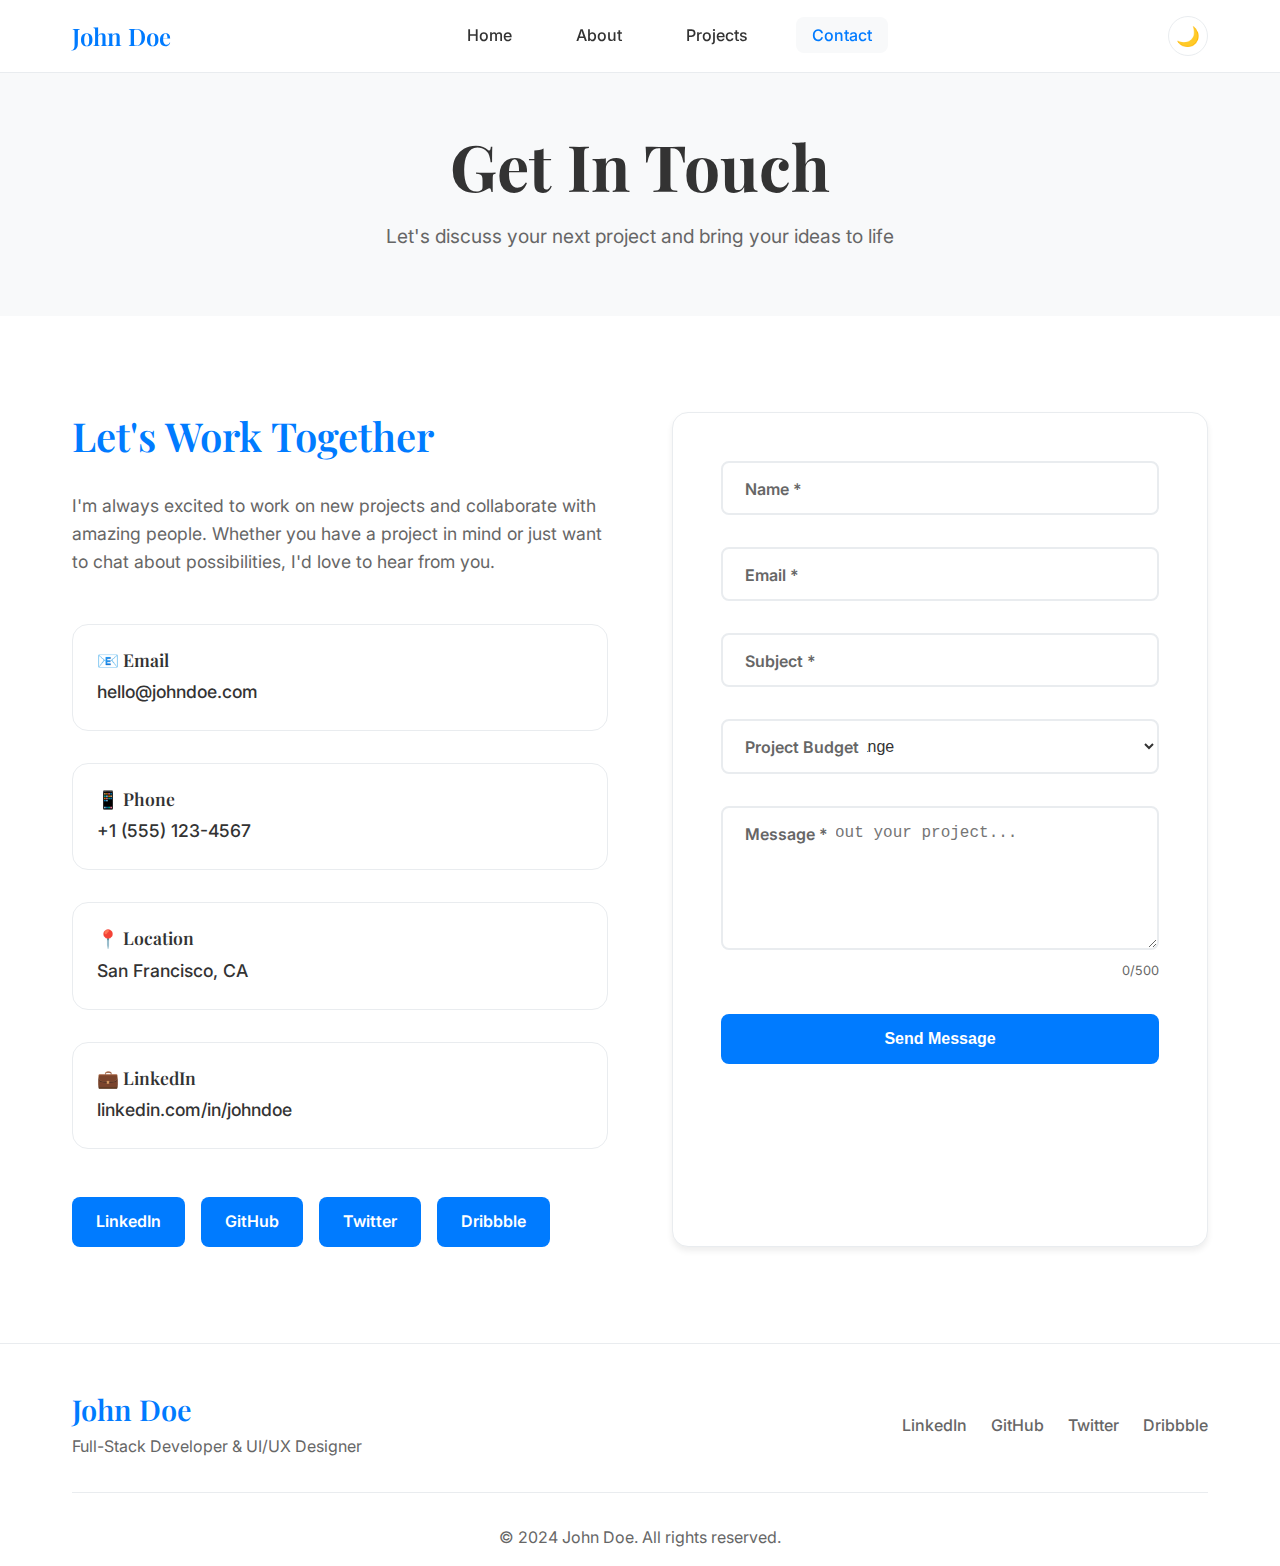
<file: contact.html>
<!DOCTYPE html>
<html lang="en">
  <head>
    <meta charset="UTF-8" />
    <meta name="viewport" content="width=device-width, initial-scale=1.0" />
    <title>Contact - John Doe Portfolio</title>
    <link rel="preconnect" href="https://fonts.googleapis.com">
    <link rel="preconnect" href="https://fonts.gstatic.com" crossorigin>
    <link href="https://fonts.googleapis.com/css2?family=Inter:wght@300;400;500;600;700&family=Playfair+Display:wght@400;500;600;700&display=swap" rel="stylesheet">
    <link rel="stylesheet" href="styles/main.css">
    <link rel="stylesheet" href="styles/theme.css">
  </head>
  <body>
    <!-- Navigation -->
    <nav class="navbar">
      <div class="nav-container">
        <div class="nav-brand">
          <h2>John Doe</h2>
        </div>
        <ul class="nav-menu">
          <li class="nav-item">
            <a href="index.html" class="nav-link">Home</a>
          </li>
          <li class="nav-item">
            <a href="about.html" class="nav-link">About</a>
          </li>
          <li class="nav-item">
            <a href="projects.html" class="nav-link">Projects</a>
          </li>
          <li class="nav-item">
            <a href="contact.html" class="nav-link active">Contact</a>
          </li>
        </ul>
        <div class="nav-controls">
          <button class="theme-toggle" id="theme-toggle">
            <span class="theme-icon">🌙</span>
          </button>
          <div class="hamburger" id="hamburger">
            <span></span>
            <span></span>
            <span></span>
          </div>
        </div>
      </div>
    </nav>

    <!-- Contact Hero -->
    <section class="page-hero">
      <div class="container">
        <h1>Get In Touch</h1>
        <p>Let's discuss your next project and bring your ideas to life</p>
      </div>
    </section>

    <!-- Contact Content -->
    <section class="contact-content">
      <div class="container">
        <div class="contact-grid">
          <div class="contact-info">
            <h2>Let's Work Together</h2>
            <p>
              I'm always excited to work on new projects and collaborate with 
              amazing people. Whether you have a project in mind or just want 
              to chat about possibilities, I'd love to hear from you.
            </p>
            
            <div class="contact-details">
              <div class="contact-item">
                <h3>📧 Email</h3>
                <p>hello@johndoe.com</p>
              </div>
              <div class="contact-item">
                <h3>📱 Phone</h3>
                <p>+1 (555) 123-4567</p>
              </div>
              <div class="contact-item">
                <h3>📍 Location</h3>
                <p>San Francisco, CA</p>
              </div>
              <div class="contact-item">
                <h3>💼 LinkedIn</h3>
                <p>linkedin.com/in/johndoe</p>
              </div>
            </div>
            
            <div class="social-links-large">
              <a href="#" class="social-link-large">LinkedIn</a>
              <a href="#" class="social-link-large">GitHub</a>
              <a href="#" class="social-link-large">Twitter</a>
              <a href="#" class="social-link-large">Dribbble</a>
            </div>
          </div>
          
          <div class="contact-form-container">
            <form class="contact-form" id="contact-form">
              <div class="form-group">
                <label for="name">Name *</label>
                <input type="text" id="name" name="name" required>
              </div>
              
              <div class="form-group">
                <label for="email">Email *</label>
                <input type="email" id="email" name="email" required>
              </div>
              
              <div class="form-group">
                <label for="subject">Subject *</label>
                <input type="text" id="subject" name="subject" required>
              </div>
              
              <div class="form-group">
                <label for="budget">Project Budget</label>
                <select id="budget" name="budget">
                  <option value="">Select Budget Range</option>
                  <option value="<5k">Less than $5,000</option>
                  <option value="5k-10k">$5,000 - $10,000</option>
                  <option value="10k-25k">$10,000 - $25,000</option>
                  <option value="25k+">$25,000+</option>
                </select>
              </div>
              
              <div class="form-group">
                <label for="message">Message *</label>
                <textarea id="message" name="message" rows="6" required placeholder="Tell me about your project..."></textarea>
              </div>
              
              <button type="submit" class="btn btn-primary btn-full">Send Message</button>
            </form>
          </div>
        </div>
      </div>
    </section>

    <!-- Footer -->
    <footer class="footer">
      <div class="container">
        <div class="footer-content">
          <div class="footer-left">
            <h3>John Doe</h3>
            <p>Full-Stack Developer & UI/UX Designer</p>
          </div>
          <div class="footer-right">
            <div class="social-links">
              <a href="#" class="social-link">LinkedIn</a>
              <a href="#" class="social-link">GitHub</a>
              <a href="#" class="social-link">Twitter</a>
              <a href="#" class="social-link">Dribbble</a>
            </div>
          </div>
        </div>
        <div class="footer-bottom">
          <p>&copy; 2024 John Doe. All rights reserved.</p>
        </div>
      </div>
    </footer>

    <script src="scripts/main.js"></script>
    <script src="scripts/theme.js"></script>
    <script src="scripts/contact.js"></script>
  </body>
</html>
</file>
<file: styles/theme.css>
/* Light Theme (Default) */
:root {
  --primary-color: #007bff;
  --primary-hover: #0056b3;
  --bg-color: #ffffff;
  --text-color: #333333;
  --text-secondary: #666666;
  --card-bg: #ffffff;
  --nav-bg: rgba(255, 255, 255, 0.95);
  --accent-bg: #f8f9fa;
  --border-color: #e9ecef;
  --shadow: 0 4px 6px rgba(0, 0, 0, 0.07);
  --shadow-hover: 0 10px 25px rgba(0, 0, 0, 0.15);
}

/* Dark Theme */
[data-theme="dark"] {
  --primary-color: #4dabf7;
  --primary-hover: #339af0;
  --bg-color: #0f1419;
  --text-color: #ffffff;
  --text-secondary: #b3b3b3;
  --card-bg: #1a1f2e;
  --nav-bg: rgba(15, 20, 25, 0.95);
  --accent-bg: #161b22;
  --border-color: #30363d;
  --shadow: 0 4px 6px rgba(0, 0, 0, 0.3);
  --shadow-hover: 0 10px 25px rgba(0, 0, 0, 0.5);
}

/* Smooth transitions for theme switching */
* {
  transition: background-color 0.3s ease, color 0.3s ease, border-color 0.3s ease;
}

/* Theme toggle button specific styles */
.theme-toggle {
  position: relative;
  overflow: hidden;
}

.theme-toggle:hover {
  transform: scale(1.1) rotate(15deg);
}

/* Dark theme specific adjustments */
[data-theme="dark"] .profile-img {
  border-color: var(--primary-color);
}

[data-theme="dark"] .profile-decoration {
  border-color: var(--primary-color);
}

[data-theme="dark"] .scroll-arrow {
  background: var(--primary-color);
}

[data-theme="dark"] .scroll-arrow::after {
  border-right-color: var(--primary-color);
  border-bottom-color: var(--primary-color);
}

[data-theme="dark"] .project-overlay {
  background: rgba(77, 171, 247, 0.9);
}

[data-theme="dark"] .tag {
  background: var(--accent-bg);
  color: var(--primary-color);
}

[data-theme="dark"] .skill:hover {
  background: var(--primary-color);
  color: var(--bg-color);
}

[data-theme="dark"] .timeline-container::before {
  background: var(--primary-color);
}

[data-theme="dark"] .timeline-marker {
  background: var(--primary-color);
  border-color: var(--bg-color);
}

/* Enhanced focus states for accessibility */
.nav-link:focus,
.btn:focus,
.theme-toggle:focus,
input:focus,
textarea:focus,
select:focus {
  outline: 2px solid var(--primary-color);
  outline-offset: 2px;
}

/* Reduced motion for users who prefer it */
@media (prefers-reduced-motion: reduce) {
  * {
    animation-duration: 0.01ms !important;
    animation-iteration-count: 1 !important;
    transition-duration: 0.01ms !important;
  }
  
  .profile-decoration {
    animation: none;
  }
  
  .scroll-arrow {
    animation: none;
  }
}
</file>
<file: styles/main.css>
/* Reset and Base Styles */
* {
  margin: 0;
  padding: 0;
  box-sizing: border-box;
}

html {
  scroll-behavior: smooth;
}

body {
  font-family: 'Inter', sans-serif;
  line-height: 1.6;
  color: var(--text-color);
  background-color: var(--bg-color);
  transition: background-color 0.3s ease, color 0.3s ease;
}

.container {
  max-width: 1200px;  
  margin: 0 auto;
  padding: 0 2rem;
}

/* Typography */
h1, h2, h3, h4, h5, h6 {
  font-family: 'Playfair Display', serif;
  font-weight: 600;
  line-height: 1.2;
  margin-bottom: 1rem;
}

h1 {
  font-size: 3.5rem;
  font-weight: 700;
}

h2 {
  font-size: 2.5rem;
}

h3 {
  font-size: 1.8rem;
}

p {
  margin-bottom: 1rem;
  color: var(--text-secondary);
}

/* Navigation */
.navbar {
  position: fixed;
  top: 0;
  left: 0;
  right: 0;
  background: var(--nav-bg);
  backdrop-filter: blur(10px);
  border-bottom: 1px solid var(--border-color);
  z-index: 1000;
  transition: all 0.3s ease;
}

.nav-container {
  max-width: 1200px;
  margin: 0 auto;
  padding: 1rem 2rem;
  display: flex;
  justify-content: space-between;
  align-items: center;
}

.nav-brand h2 {
  font-size: 1.5rem;
  margin: 0;
  color: var(--primary-color);
}

.nav-menu {
  display: flex;
  list-style: none;
  gap: 2rem;
}

.nav-link {
  text-decoration: none;
  color: var(--text-color);
  font-weight: 500;
  padding: 0.5rem 1rem;
  border-radius: 0.5rem;
  transition: all 0.3s ease;
  position: relative;
}

.nav-link:hover,
.nav-link.active {
  color: var(--primary-color);
  background-color: var(--accent-bg);
}

.nav-controls {
  display: flex;
  align-items: center;
  gap: 1rem;
}

.theme-toggle {
  background: var(--card-bg);
  border: 1px solid var(--border-color);
  border-radius: 50%;
  width: 40px;
  height: 40px;
  display: flex;
  align-items: center;
  justify-content: center;
  cursor: pointer;
  transition: all 0.3s ease;
}

.theme-toggle:hover {
  background: var(--accent-bg);
  transform: scale(1.1);
}

.theme-icon {
  font-size: 1.2rem;
}

.hamburger {
  display: none;
  flex-direction: column;
  cursor: pointer;
  gap: 4px;
}

.hamburger span {
  width: 25px;
  height: 3px;
  background: var(--text-color);
  transition: 0.3s;
  border-radius: 3px;
}

/* Hero Section */
.hero {
  min-height: 100vh;
  display: flex;
  align-items: center;
  padding: 8rem 0 4rem;
  position: relative;
  overflow: hidden;
}

.hero-container {
  max-width: 1200px;
  margin: 0 auto;
  padding: 0 2rem;
  width: 100%;
}

.hero-content {
  display: grid;
  grid-template-columns: 1fr 1fr;
  gap: 4rem;
  align-items: center;
}

.hero-text h1 {
  font-size: 4rem;
  margin-bottom: 1rem;
  line-height: 1.1;
}

.highlight {
  color: var(--primary-color);
  position: relative;
}

.hero-subtitle {
  font-size: 1.5rem;
  color: var(--text-secondary);
  margin-bottom: 1.5rem;
  font-weight: 400;
}

.hero-description {
  font-size: 1.1rem;
  margin-bottom: 2rem;
  max-width: 500px;
}

.hero-buttons {
  display: flex;
  gap: 1rem;
  flex-wrap: wrap;
}

.hero-image {
  display: flex;
  justify-content: center;
  position: relative;
}

.profile-container {
  position: relative;
  width: 350px;
  height: 350px;
}

.profile-img {
  width: 100%;
  height: 100%;
  border-radius: 50%;
  object-fit: cover;
  border: 4px solid var(--primary-color);
  position: relative;
  z-index: 2;
}

.profile-decoration {
  position: absolute;
  top: -10px;
  left: -10px;
  right: -10px;
  bottom: -10px;
  border: 2px solid var(--primary-color);
  border-radius: 50%;
  opacity: 0.3;
  animation: rotate 20s linear infinite;
}

.scroll-indicator {
  position: absolute;
  bottom: 2rem;
  left: 50%;
  transform: translateX(-50%);
}

.scroll-arrow {
  width: 2px;
  height: 30px;
  background: var(--primary-color);
  position: relative;
  animation: bounce 2s infinite;
}

.scroll-arrow::after {
  content: '';
  position: absolute;
  bottom: 0;
  left: -4px;
  width: 10px;
  height: 10px;
  border-right: 2px solid var(--primary-color);
  border-bottom: 2px solid var(--primary-color);
  transform: rotate(45deg);
}

/* Buttons */
.btn {
  display: inline-block;
  padding: 1rem 2rem;
  text-decoration: none;
  border-radius: 0.5rem;
  font-weight: 600;
  text-align: center;
  transition: all 0.3s ease;
  cursor: pointer;
  border: none;
  font-size: 1rem;
}

.btn-primary {
  background: var(--primary-color);
  color: white;
}

.btn-primary:hover {
  background: var(--primary-hover);
  transform: translateY(-2px);
  box-shadow: 0 10px 20px rgba(0, 123, 255, 0.3);
}

.btn-secondary {
  background: transparent;
  color: var(--primary-color);
  border: 2px solid var(--primary-color);
}

.btn-secondary:hover {
  background: var(--primary-color);
  color: white;
  transform: translateY(-2px);
}

.btn-outline {
  background: transparent;
  color: var(--text-color);
  border: 2px solid var(--border-color);
}

.btn-outline:hover {
  background: var(--accent-bg);
  border-color: var(--primary-color);
  color: var(--primary-color);
}

.btn-full {
  width: 100%;
}

/* Sections */
.featured-projects,
.skills {
  padding: 6rem 0;
}

.section-title {
  text-align: center;
  margin-bottom: 3rem;
  font-size: 3rem;
}

.section-footer {
  text-align: center;
  margin-top: 3rem;
}

/* Projects Grid */
.projects-grid {
  display: grid;
  grid-template-columns: repeat(auto-fit, minmax(350px, 1fr));
  gap: 2rem;
  margin-bottom: 2rem;
}

.project-card {
  background: var(--card-bg);
  border-radius: 1rem;
  overflow: hidden;
  box-shadow: var(--shadow);
  transition: all 0.3s ease;
  border: 1px solid var(--border-color);
}

.project-card:hover {
  transform: translateY(-10px);
  box-shadow: var(--shadow-hover);
}

.project-image {
  position: relative;
  height: 250px;
  overflow: hidden;
}

.project-image img,
.project-image video {
  width: 100%;
  height: 100%;
  object-fit: cover;
  transition: transform 0.3s ease;
}

.project-overlay {
  position: absolute;
  top: 0;
  left: 0;
  right: 0;
  bottom: 0;
  background: rgba(0, 123, 255, 0.9);
  display: flex;
  align-items: center;
  justify-content: center;
  opacity: 0;
  transition: opacity 0.3s ease;
}

.project-card:hover .project-overlay {
  opacity: 1;
}

.project-card:hover .project-image img,
.project-card:hover .project-image video {
  transform: scale(1.1);
}

.project-link {
  color: white;
  text-decoration: none;
  padding: 0.5rem 1rem;
  background: rgba(255, 255, 255, 0.2);
  border-radius: 0.5rem;
  font-weight: 600;
}

.project-info {
  padding: 1.5rem;
}

.project-info h3 {
  margin-bottom: 0.5rem;
  font-size: 1.3rem;
}

.project-tags {
  display: flex;
  flex-wrap: wrap;
  gap: 0.5rem;
  margin-bottom: 1rem;
}

.tag {
  background: var(--accent-bg);
  color: var(--primary-color);
  padding: 0.25rem 0.75rem;
  border-radius: 1rem;
  font-size: 0.8rem;
  font-weight: 500;
}

/* Skills Section */
.skills {
  background: var(--accent-bg);
}

.skills-grid {
  display: grid;
  grid-template-columns: repeat(auto-fit, minmax(300px, 1fr));
  gap: 2rem;
}

.skill-category {
  background: var(--card-bg);
  padding: 2rem;
  border-radius: 1rem;
  box-shadow: var(--shadow);
  border: 1px solid var(--border-color);
}

.skill-category h3 {
  margin-bottom: 1.5rem;
  color: var(--primary-color);
}

.skill-list {
  display: flex;
  flex-wrap: wrap;
  gap: 0.75rem;
}

.skill {
  background: var(--accent-bg);
  padding: 0.5rem 1rem;
  border-radius: 0.5rem;
  font-weight: 500;
  transition: all 0.3s ease;
}

.skill:hover {
  background: var(--primary-color);
  color: white;
  transform: translateY(-2px);
}

/* Page Hero */
.page-hero {
  padding: 8rem 0 4rem;
  text-align: center;
  background: var(--accent-bg);
}

.page-hero h1 {
  font-size: 4rem;
  margin-bottom: 1rem;
}

.page-hero p {
  font-size: 1.2rem;
  max-width: 600px;
  margin: 0 auto;
}

/* About Page */
.about-content {
  padding: 6rem 0;
}

.about-grid {
  display: grid;
  grid-template-columns: 1fr 1fr;
  gap: 4rem;
  align-items: center;
}

.about-text h2 {
  margin-bottom: 2rem;
  color: var(--primary-color);
}

.about-text p {
  margin-bottom: 1.5rem;
  font-size: 1.1rem;
}

.experience-stats {
  display: grid;
  grid-template-columns: repeat(3, 1fr);
  gap: 2rem;
  margin-top: 3rem;
}

.stat {
  text-align: center;
  padding: 1.5rem;
  background: var(--card-bg);
  border-radius: 1rem;
  border: 1px solid var(--border-color);
}

.stat h3 {
  font-size: 2.5rem;
  color: var(--primary-color);
  margin-bottom: 0.5rem;
}

.about-image {
  position: relative;
}

.about-image img {
  width: 100%;
  border-radius: 1rem;
  box-shadow: var(--shadow);
}

.image-decoration {
  position: absolute;
  top: -20px;
  left: -20px;
  right: 20px;
  bottom: 20px;
  border: 3px solid var(--primary-color);
  border-radius: 1rem;
  z-index: -1;
  opacity: 0.3;
}

/* Timeline */
.timeline {
  padding: 6rem 0;
  background: var(--accent-bg);
}

.timeline-container {
  position: relative;
  max-width: 800px;
  margin: 0 auto;
}

.timeline-container::before {
  content: '';
  position: absolute;
  left: 30px;
  top: 0;
  bottom: 0;
  width: 2px;
  background: var(--primary-color);
}

.timeline-item {
  position: relative;
  margin-bottom: 3rem;
  padding-left: 80px;
}

.timeline-marker {
  position: absolute;
  left: 20px;
  top: 0;
  width: 20px;
  height: 20px;
  background: var(--primary-color);
  border-radius: 50%;
  border: 4px solid var(--bg-color);
}

.timeline-content {
  background: var(--card-bg);
  padding: 2rem;
  border-radius: 1rem;
  box-shadow: var(--shadow);
  border: 1px solid var(--border-color);
}

.timeline-content h3 {
  color: var(--primary-color);
  margin-bottom: 0.5rem;
}

.timeline-content h4 {
  color: var(--text-secondary);
  font-weight: 500;
  margin-bottom: 0.5rem;
}

.timeline-date {
  color: var(--text-secondary);
  font-size: 0.9rem;
  font-weight: 500;
  display: block;
  margin-bottom: 1rem;
}

/* Projects Page */
.project-filter {
  padding: 2rem 0;
  background: var(--accent-bg);
}

.filter-buttons {
  display: flex;
  justify-content: center;
  gap: 1rem;
  flex-wrap: wrap;
}

.filter-btn {
  background: var(--card-bg);
  border: 2px solid var(--border-color);
  color: var(--text-color);
  padding: 0.75rem 1.5rem;
  border-radius: 0.5rem;
  cursor: pointer;
  transition: all 0.3s ease;
  font-weight: 500;
}

.filter-btn:hover,
.filter-btn.active {
  background: var(--primary-color);
  border-color: var(--primary-color);
  color: white;
}

.projects-showcase {
  padding: 6rem 0;
}

.project-card-large {
  background: var(--card-bg);
  border-radius: 1rem;
  overflow: hidden;
  box-shadow: var(--shadow);
  transition: all 0.3s ease;
  border: 1px solid var(--border-color);
  margin-bottom: 2rem;
}

.project-card-large:hover {
  transform: translateY(-5px);
  box-shadow: var(--shadow-hover);
}

.project-card-large .project-image {
  height: 300px;
}

.project-card-large .project-overlay .project-details {
  text-align: center;
  color: white;
  max-width: 400px;
}

.project-card-large .project-overlay h3 {
  color: white;
  margin-bottom: 1rem;
}

.project-card-large .project-overlay p {
  color: rgba(255, 255, 255, 0.9);
  margin-bottom: 1.5rem;
}

.project-links {
  display: flex;
  gap: 1rem;
  justify-content: center;
}

.project-links .btn {
  padding: 0.75rem 1.5rem;
}

/* Contact Page */
.contact-content {
  padding: 6rem 0;
}

.contact-grid {
  display: grid;
  grid-template-columns: 1fr 1fr;
  gap: 4rem;
}

.contact-info h2 {
  margin-bottom: 2rem;
  color: var(--primary-color);
}

.contact-info p {
  font-size: 1.1rem;
  margin-bottom: 3rem;
}

.contact-details {
  margin-bottom: 3rem;
}

.contact-item {
  margin-bottom: 2rem;
  padding: 1.5rem;
  background: var(--card-bg);
  border-radius: 1rem;
  border: 1px solid var(--border-color);
}

.contact-item h3 {
  margin-bottom: 0.5rem;
  font-size: 1.1rem;
}

.contact-item p {
  margin: 0;
  color: var(--text-color);
  font-weight: 500;
}

.social-links-large {
  display: flex;
  gap: 1rem;
  flex-wrap: wrap;
}

.social-link-large {
  background: var(--primary-color);
  color: white;
  padding: 0.75rem 1.5rem;
  text-decoration: none;
  border-radius: 0.5rem;
  font-weight: 600;
  transition: all 0.3s ease;
}

.social-link-large:hover {
  background: var(--primary-hover);
  transform: translateY(-2px);
}

/* Contact Form */
.contact-form-container {
  background: var(--card-bg);
  padding: 3rem;
  border-radius: 1rem;
  box-shadow: var(--shadow);
  border: 1px solid var(--border-color);
}

.form-group {
  margin-bottom: 2rem;
}

.form-group label {
  display: block;
  margin-bottom: 0.5rem;
  font-weight: 600;
  color: var(--text-color);
}

.form-group input,
.form-group select,
.form-group textarea {
  width: 100%;
  padding: 1rem;
  border: 2px solid var(--border-color);
  border-radius: 0.5rem;
  background: var(--bg-color);
  color: var(--text-color);
  font-size: 1rem;
  transition: border-color 0.3s ease;
}

.form-group input:focus,
.form-group select:focus,
.form-group textarea:focus {
  outline: none;
  border-color: var(--primary-color);
}

.form-group textarea {
  resize: vertical;
  min-height: 120px;
}

/* Footer */
.footer {
  background: var(--card-bg);
  border-top: 1px solid var(--border-color);
  padding: 3rem 0 1rem;
}

.footer-content {
  display: flex;
  justify-content: space-between;
  align-items: center;
  margin-bottom: 2rem;
}

.footer-left h3 {
  color: var(--primary-color);
  margin-bottom: 0.5rem;
}

.footer-left p {
  margin: 0;
  color: var(--text-secondary);
}

.social-links {
  display: flex;
  gap: 1.5rem;
}

.social-link {
  color: var(--text-secondary);
  text-decoration: none;
  font-weight: 500;
  transition: color 0.3s ease;
}

.social-link:hover {
  color: var(--primary-color);
}

.footer-bottom {
  text-align: center;
  padding-top: 2rem;
  border-top: 1px solid var(--border-color);
}

.footer-bottom p {
  margin: 0;
  color: var(--text-secondary);
}

/* Animations */
@keyframes rotate {
  from { transform: rotate(0deg); }
  to { transform: rotate(360deg); }
}

@keyframes bounce {
  0%, 20%, 50%, 80%, 100% {
    transform: translateY(0);
  }
  40% {
    transform: translateY(-10px);
  }
  60% {
    transform: translateY(-5px);
  }
}

@keyframes fadeInUp {
  from {
    opacity: 0;
    transform: translateY(30px);
  }
  to {
    opacity: 1;
    transform: translateY(0);
  }
}

/* Responsive Design */
@media (max-width: 968px) {
  .nav-menu {
    display: none;
  }
  
  .hamburger {
    display: flex;
  }
  
  .hero-content {
    grid-template-columns: 1fr;
    text-align: center;
  }
  
  .hero-text h1 {
    font-size: 3rem;
  }
  
  .about-grid,
  .contact-grid {
    grid-template-columns: 1fr;
    gap: 3rem;
  }
  
  .experience-stats {
    grid-template-columns: 1fr;
    gap: 1rem;
  }
  
  .projects-grid {
    grid-template-columns: 1fr;
  }
  
  .skills-grid {
    grid-template-columns: 1fr;
  }
  
  .footer-content {
    flex-direction: column;
    gap: 2rem;
    text-align: center;
  }
}

@media (max-width: 768px) {
  .container {
    padding: 0 1rem;
  }
  
  .nav-container {
    padding: 1rem;
  }
  
  .hero {
    padding: 6rem 0 2rem;
  }
  
  .hero-text h1 {
    font-size: 2.5rem;
  }
  
  .page-hero h1 {
    font-size: 3rem;
  }
  
  .section-title {
    font-size: 2.5rem;
  }
  
  .hero-buttons {
    justify-content: center;
  }
  
  .btn {
    padding: 0.875rem 1.5rem;
  }
  
  .contact-form-container {
    padding: 2rem;
  }
  
  .timeline-item {
    padding-left: 60px;
  }
  
  .timeline-container::before {
    left: 20px;
  }
  
  .timeline-marker {
    left: 10px;
  }
}

@media (max-width: 480px) {
  .hero-text h1 {
    font-size: 2rem;
  }
  
  .page-hero h1 {
    font-size: 2.5rem;
  }
  
  .section-title {
    font-size: 2rem;
  }
  
  .profile-container {
    width: 280px;
    height: 280px;
  }
  
  .project-links {
    flex-direction: column;
  }
  
  .hero-buttons {
    flex-direction: column;
  }
  
  .social-links-large {
    justify-content: center;
  }
}
</file>
